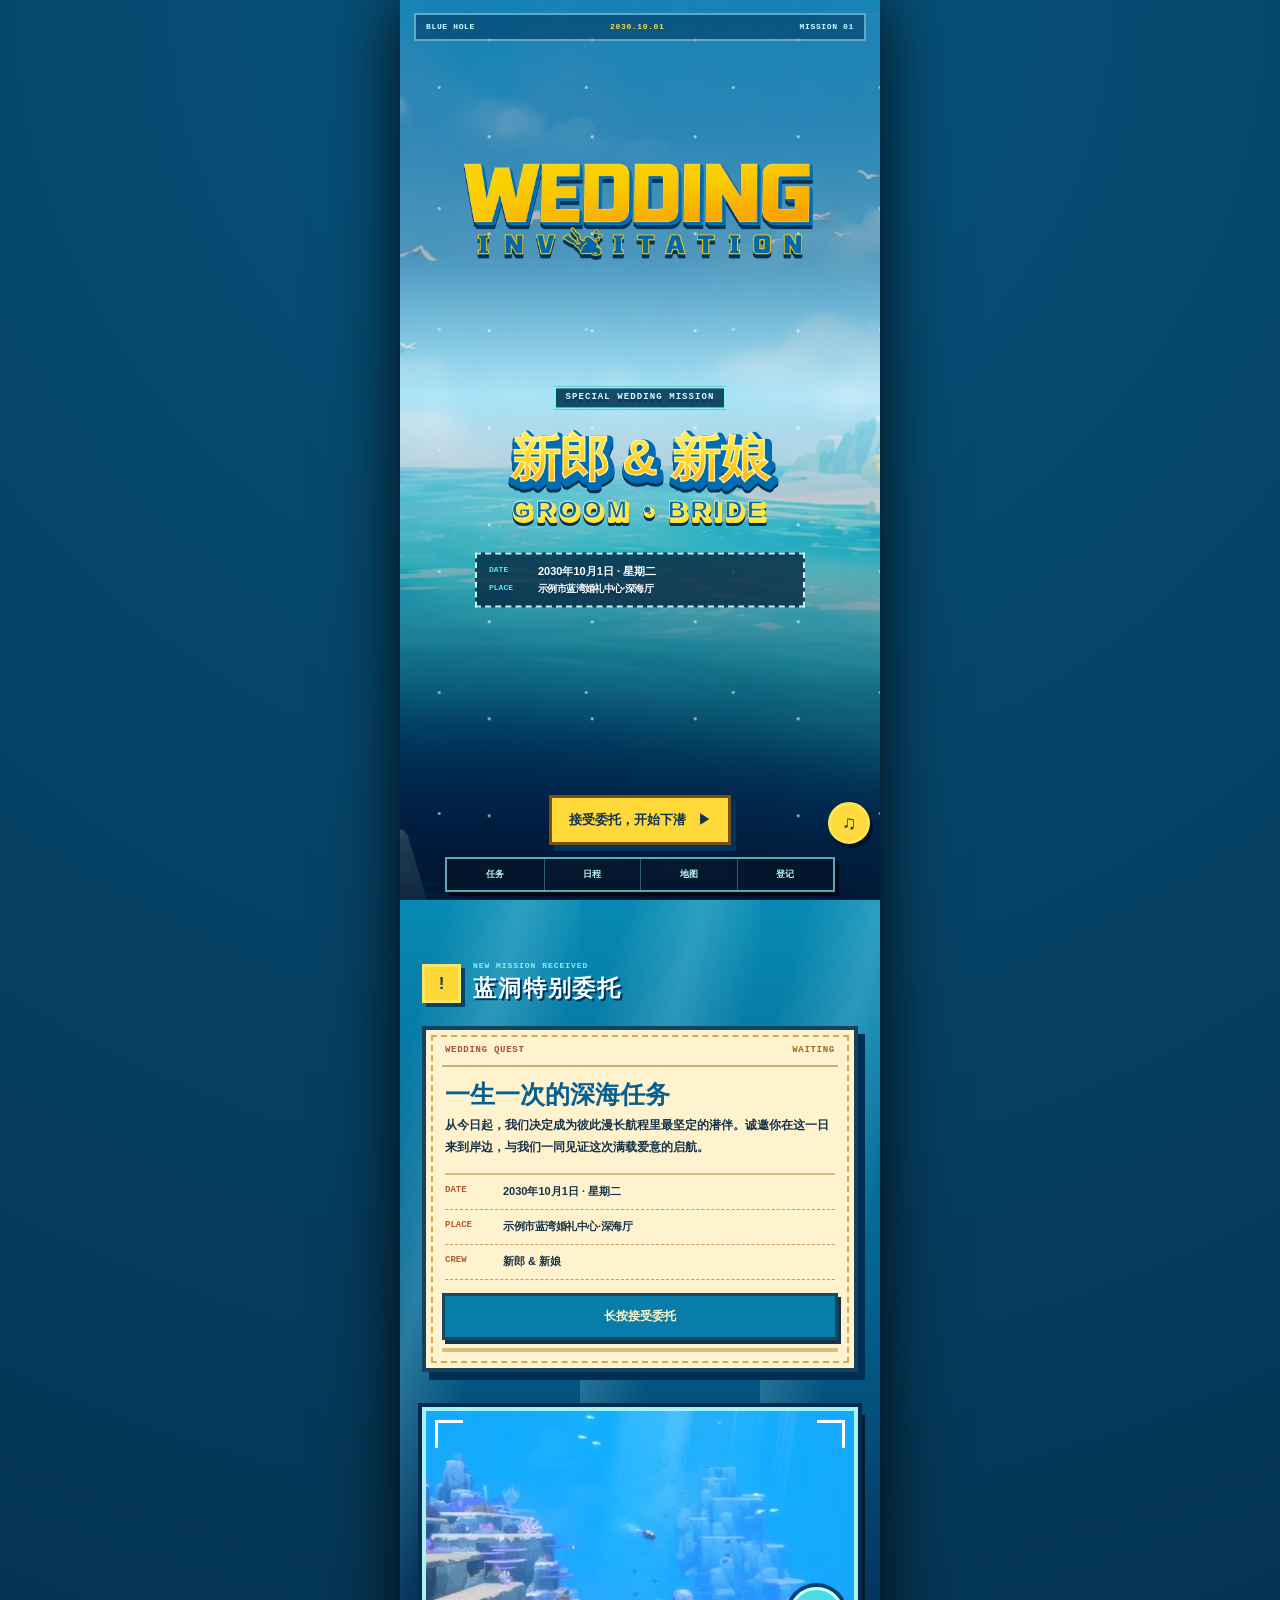
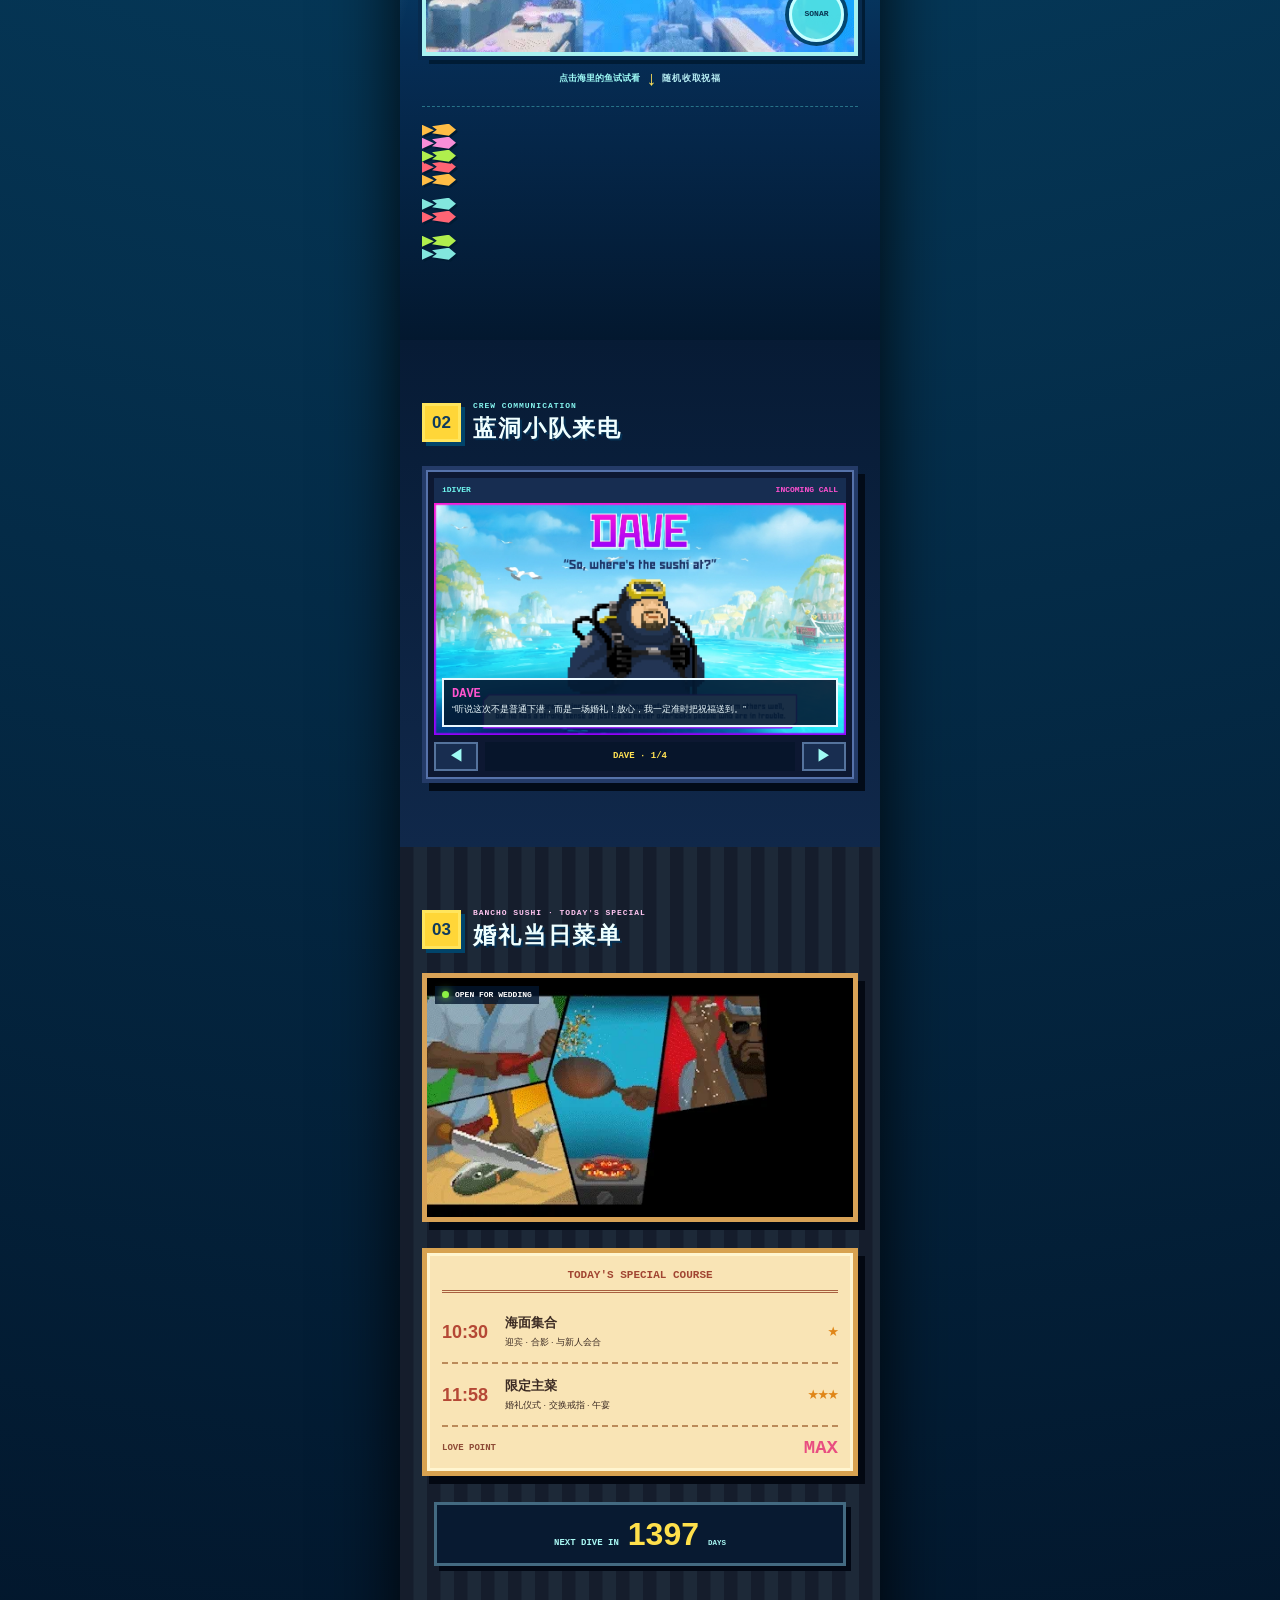
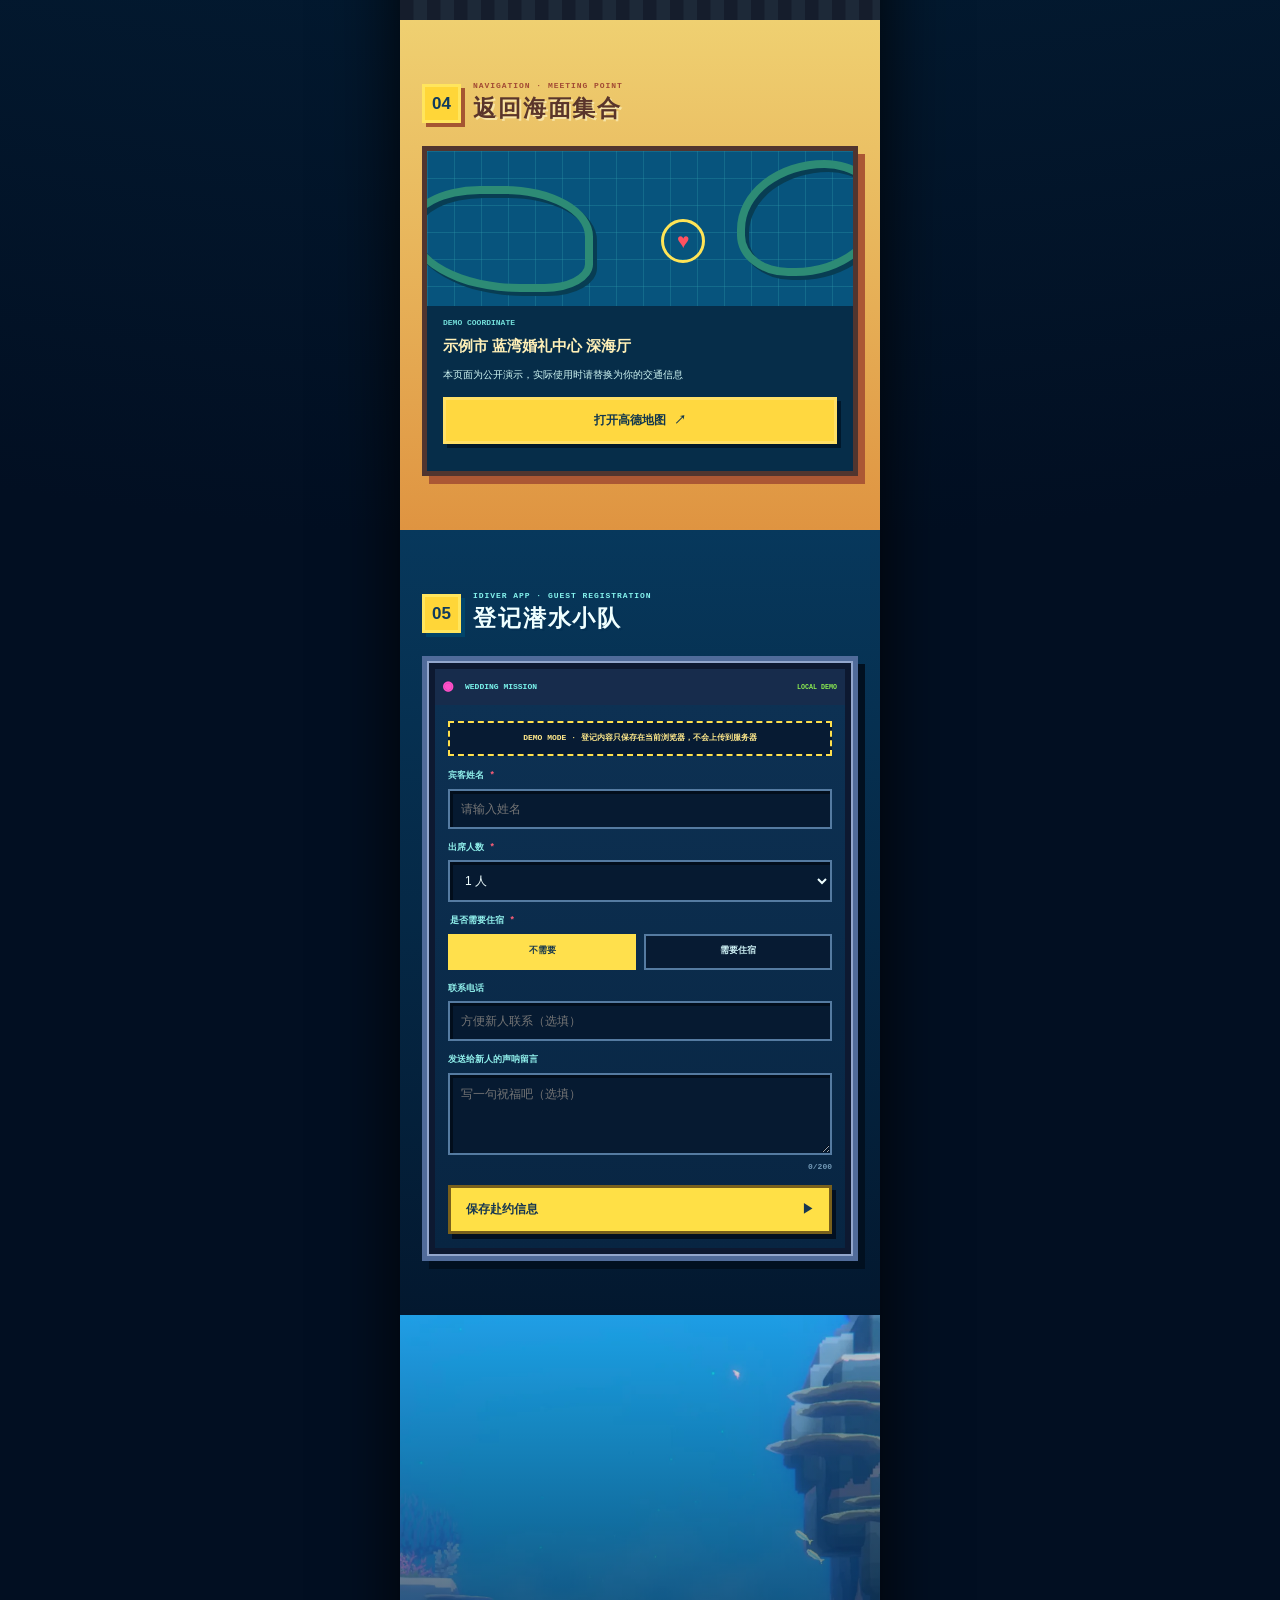
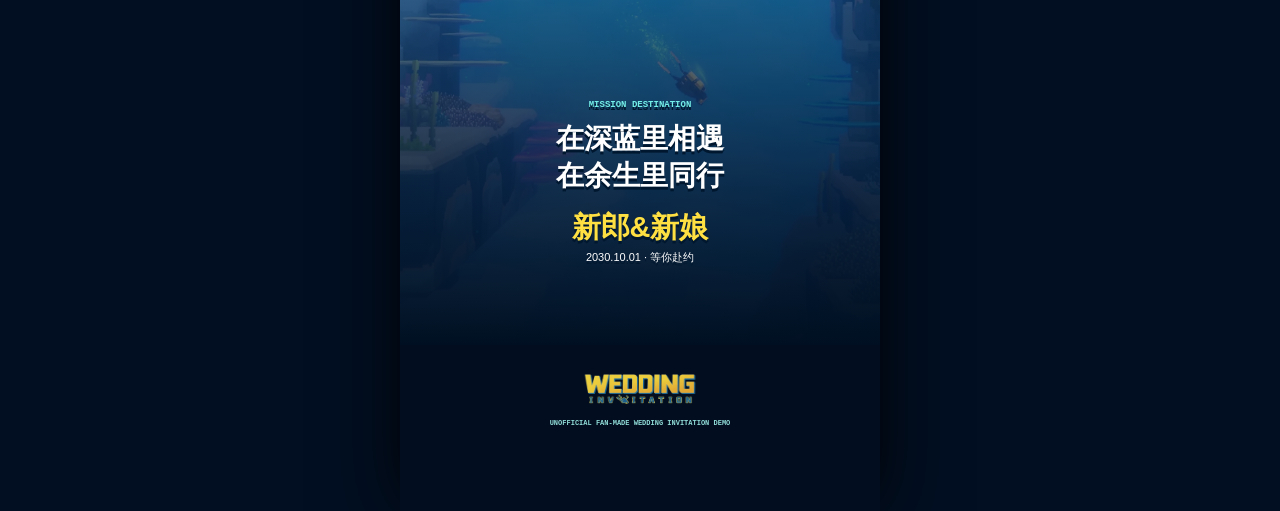
<file: index.html>
<!doctype html>
<html lang="zh-CN">
  <head>
    <meta charset="UTF-8" />
    <meta name="viewport" content="width=device-width, initial-scale=1.0, viewport-fit=cover" />
    <meta name="theme-color" content="#041a33" />
    <meta name="description" content="蓝洞特别委托：一份潜水冒险主题的互动婚礼邀请函公开演示。" />
    <meta property="og:type" content="website" />
    <meta property="og:title" content="BLUE HOLE WEDDING｜互动婚礼请柬 Demo" />
    <meta property="og:description" content="潜入蓝洞，接受一场关于爱与相聚的特别委托。" />
    <meta property="og:url" content="https://blue-hole-wedding-invitation-demo.pages.dev/" />
    <meta property="og:image" content="https://mastrena.github.io/dave-diver-wedding-invitation/assets/wedding-invitation-logo.png" />
    <meta property="og:image:alt" content="WEDDING INVITATION" />
    <meta name="twitter:card" content="summary_large_image" />
    <meta name="twitter:title" content="BLUE HOLE WEDDING｜互动婚礼请柬 Demo" />
    <meta name="twitter:description" content="潜入蓝洞，接受一场关于爱与相聚的特别委托。" />
    <meta name="twitter:image" content="https://mastrena.github.io/dave-diver-wedding-invitation/assets/wedding-invitation-logo.png" />
    <title>BLUE HOLE WEDDING｜互动婚礼请柬 Demo</title>
    <link rel="canonical" href="https://blue-hole-wedding-invitation-demo.pages.dev/" />
    <link rel="icon" type="image/png" href="./assets/wedding-invitation-logo.png" />
    <link rel="stylesheet" href="./style.css" />
    <script type="module" src="./app.js"></script>
  </head>
  <body>
    <main class="phone-shell">
      <section class="hero" id="top">
        <img class="hero-art" src="./assets/dave-key-art-clean.png" alt="蓝洞海面场景" />
        <div class="hero-shade"></div><div class="surface-glitter" aria-hidden="true"></div>
        <div class="hero-hud"><span>BLUE HOLE</span><b>2030.10.01</b><span>MISSION 01</span></div>
        <div class="hero-brand"><img src="./assets/wedding-invitation-logo.png" alt="WEDDING INVITATION" /></div>
        <div class="hero-copy">
          <p class="mission-code">SPECIAL WEDDING MISSION</p>
          <img class="hero-names" src="./assets/demo-wedding-names.svg" alt="新郎与新娘，Groom 与 Bride" />
          <div class="mission-ticket"><span>DATE</span><b>2030年10月1日 · 星期二</b><span>PLACE</span><b class="hero-venue">示例市蓝湾婚礼中心·深海厅</b></div>
        </div>
        <button class="dive-button" id="start-mission" type="button"><span>接受委托，开始下潜</span><b>▶</b></button>
        <p class="start-note">建议开启声音体验 · 点击后播放官方 OST</p>
      </section>

      <div class="game-hud" aria-hidden="true">
        <div class="depth"><small>DEPTH</small><b id="depth-value">0</b><span>M</span></div>
        <div class="oxygen"><span>O₂</span><i><b id="oxygen-fill"></b></i></div>
        <div class="caught"><span>🐟</span><b id="fish-count">0</b><small>/ 5</small></div>
      </div>

      <section class="underwater story-section" id="briefing">
        <div class="water-rays" aria-hidden="true"></div><div class="bubble-field" aria-hidden="true"></div>
        <header class="section-title reveal"><span>!</span><div><p>NEW MISSION RECEIVED</p><h2>蓝洞特别委托</h2></div></header>
        <article class="mission-card reveal">
          <div class="card-top"><span>WEDDING QUEST</span><b id="quest-status">WAITING</b></div>
          <h3>一生一次的深海任务</h3>
          <p>从今日起，我们决定成为彼此漫长航程里最坚定的潜伴。诚邀你在这一日来到岸边，与我们一同见证这次满载爱意的启航。</p>
          <dl><div><dt>DATE</dt><dd>2030年10月1日 · 星期二</dd></div><div><dt>PLACE</dt><dd class="venue-one-line">示例市蓝湾婚礼中心·深海厅</dd></div><div><dt>CREW</dt><dd>新郎 & 新娘</dd></div></dl>
          <button class="accept-button" id="accept-quest" type="button">长按接受委托</button><div class="hold-progress" aria-hidden="true"><i></i></div>
        </article>
        <div class="mission-complete" id="mission-complete" role="status" aria-live="polite"><b>MISSION ACCEPTED</b><span>赴约任务已加入清单</span></div>
        <div class="exploration-frame reveal">
          <img src="./assets/sea-exploration.webp" alt="潜水员戴夫海底探索动画" /><div class="camera-corners" aria-hidden="true"></div>
          <button class="sonar-button" id="sonar-button" type="button" aria-label="释放声呐">SONAR</button><div class="sonar-field" aria-hidden="true"></div>
        </div>
        <p class="scene-caption reveal fish-caption">点击海里的鱼试试看 <b class="fish-arrow" aria-hidden="true">↓</b><small>随机收取祝福</small></p><div class="fish-field" id="fish-field" aria-label="可以捕捉的像素鱼"></div>
      </section>

      <section class="crew-section story-section" id="crew">
        <header class="section-title reveal"><span>02</span><div><p>CREW COMMUNICATION</p><h2>蓝洞小队来电</h2></div></header>
        <div class="crew-phone reveal">
          <div class="phone-top"><span>iDIVER</span><b>INCOMING CALL</b></div>
          <div class="crew-slides" id="crew-slides">
            <article class="crew-slide is-active" data-name="DAVE"><img src="./assets/dave-character.webp" alt="潜水员戴夫角色介绍" /><p><b>DAVE</b>“听说这次不是普通下潜，而是一场婚礼！放心，我一定准时把祝福送到。”</p></article>
            <article class="crew-slide" data-name="BANCHO"><img src="./assets/bancho.webp" alt="班乔角色介绍" /><p><b>BANCHO</b>“真正重要的日子，值得一席认真准备的料理。今日菜单：幸福，无限供应。”</p></article>
            <article class="crew-slide" data-name="COBRA"><img src="./assets/cobra.webp" alt="柯布拉角色介绍" /><p><b>COBRA</b>“船已备好，坐标已确认。10月1日，我们在深海厅集合！”</p></article>
            <article class="crew-slide" data-name="BACON"><img src="./assets/bacon.webp" alt="培根博士角色介绍" /><p><b>DR. BACON</b>“根据我的研究，这将是蓝洞幸福指数最高的一天。请务必亲自参与观察。”</p></article>
          </div>
          <div class="crew-controls"><button type="button" data-crew="prev" aria-label="上一位小队成员">◀</button><output id="crew-name">DAVE · 1/4</output><button type="button" data-crew="next" aria-label="下一位小队成员">▶</button></div>
        </div>
      </section>

      <section class="schedule-section story-section" id="schedule">
        <header class="section-title light reveal"><span>03</span><div><p>BANCHO SUSHI · TODAY'S SPECIAL</p><h2>婚礼当日菜单</h2></div></header>
        <div class="restaurant-screen reveal"><img src="./assets/sushi-service.webp" alt="班乔寿司店营业动画" /><div class="restaurant-status"><i></i><span>OPEN FOR WEDDING</span></div></div>
        <div class="menu-board reveal">
          <p class="board-title">TODAY'S SPECIAL COURSE</p>
          <article><time>10:30</time><div><b>海面集合</b><span>迎宾 · 合影 · 与新人会合</span></div><strong>★</strong></article>
          <article><time>11:58</time><div><b>限定主菜</b><span>婚礼仪式 · 交换戒指 · 午宴</span></div><strong>★★★</strong></article>
          <div class="menu-total"><span>LOVE POINT</span><b>MAX</b></div>
        </div>
        <div class="countdown-card reveal"><span>NEXT DIVE IN</span><b id="days-count">--</b><small>DAYS</small></div>
      </section>

      <section class="arrival story-section" id="arrival">
        <header class="section-title reveal"><span>04</span><div><p>NAVIGATION · MEETING POINT</p><h2>返回海面集合</h2></div></header>
        <article class="map-console reveal">
          <div class="map-grid" aria-hidden="true"></div><div class="map-pulse" aria-hidden="true"><i></i><b>♥</b></div>
          <p class="coordinate">DEMO COORDINATE</p><h3>示例市 蓝湾婚礼中心 深海厅</h3><p>本页面为公开演示，实际使用时请替换为你的交通信息</p>
          <a href="https://ditu.amap.com/" target="_blank" rel="noopener noreferrer">打开高德地图 <span>↗</span></a>
        </article>
      </section>

      <section class="rsvp-section story-section" id="rsvp">
        <header class="section-title reveal"><span>05</span><div><p>IDIVER APP · GUEST REGISTRATION</p><h2>登记潜水小队</h2></div></header>
        <div class="rsvp-phone reveal">
          <div class="app-bar"><span>◉</span><b>WEDDING MISSION</b><small>LOCAL DEMO</small></div>
          <form id="rsvp-form" novalidate>
            <p class="demo-notice">DEMO MODE · 登记内容只保存在当前浏览器，不会上传到服务器</p>
            <label><span>宾客姓名 <b>*</b></span><input name="guestName" maxlength="30" autocomplete="name" required placeholder="请输入姓名" /></label>
            <label><span>出席人数 <b>*</b></span><select name="partySize"><option value="1">1 人</option><option value="2">2 人</option><option value="3">3 人</option><option value="4">4 人</option><option value="5">5 人</option><option value="6">6 人</option></select></label>
            <fieldset id="accommodation-field"><legend>是否需要住宿 <b>*</b></legend><div class="choice-row"><label><input type="radio" name="needsAccommodation" value="no" checked /><span>不需要</span></label><label><input type="radio" name="needsAccommodation" value="yes" /><span>需要住宿</span></label></div></fieldset>
            <div class="date-fields" id="accommodation-dates" hidden><label><span>入住时间</span><input type="datetime-local" name="checkInAt" value="2030-09-30T14:00" /></label><label><span>退房时间</span><input type="datetime-local" name="checkOutAt" value="2030-10-01T12:00" /></label></div>
            <label><span>联系电话</span><input name="phone" maxlength="20" inputmode="tel" autocomplete="tel" placeholder="方便新人联系（选填）" /></label>
            <label><span>发送给新人的声呐留言</span><textarea name="message" maxlength="200" rows="4" placeholder="写一句祝福吧（选填）"></textarea><small><output id="message-count">0</output>/200</small></label>
            <p class="form-error" id="rsvp-error" role="alert" hidden></p><button class="submit-button" type="submit"><span>保存赴约信息</span><b>▶</b></button>
          </form>
          <div class="rsvp-success" id="rsvp-success" tabindex="-1" hidden><div class="success-radar"><i></i><b>✓</b></div><h3 id="rsvp-success-title">登记成功</h3><p id="rsvp-success-summary"></p><button id="rsvp-edit" type="button">修改登记信息</button></div>
          <div class="rsvp-external" id="rsvp-external" hidden><div class="success-radar"><i></i><b>↗</b></div><h3>宾客登记已开启</h3><p>点击下方按钮填写赴约信息。提交后，新人可以在表单后台统一查看和导出名单。</p><a id="rsvp-external-link" href="#" target="_blank" rel="noopener noreferrer">填写赴约信息 <span>↗</span></a></div>
        </div>
      </section>

      <section class="ending story-section"><img src="./assets/dave-dive.webp" alt="蓝洞海底场景" /><div class="ending-copy reveal"><p>MISSION DESTINATION</p><h2>在深蓝里相遇<br />在余生里同行</h2><b>新郎&新娘</b><span>2030.10.01 · 等你赴约</span></div></section>
      <footer><img src="./assets/wedding-invitation-logo.png" alt="WEDDING INVITATION" /><p>UNOFFICIAL FAN-MADE WEDDING INVITATION DEMO</p></footer>
    </main>

    <nav class="quick-nav" aria-label="快捷导航"><a href="#briefing">任务</a><a href="#schedule">日程</a><a href="#arrival">地图</a><a href="#rsvp">登记</a></nav>
    <div class="music-dock">
      <audio id="official-bgm" preload="metadata" loop playsinline src="https://audio-ssl.itunes.apple.com/itunes-assets/AudioPreview221/v4/81/7c/fc/817cfcb4-e07a-c9ee-21cc-2fe61ff00906/mzaf_12705664676681936623.plus.aac.p.m4a"></audio>
      <p id="music-hint">点击播放/关闭官方音乐</p><button id="music-toggle" type="button" aria-pressed="false" aria-label="播放官方背景音乐"><span>♫</span></button>
    </div>
  </body>
</html>
</file>
<file: style.css>
:root{--deep:#03162c;--navy:#062a4b;--sea:#027ba9;--cyan:#39e6e1;--yellow:#ffd937;--paper:#fff3cf;--pixel-shadow:4px 4px 0 #031a35}*{box-sizing:border-box}html{scroll-behavior:smooth;background:var(--deep)}body{margin:0;background:radial-gradient(circle at 50% 0,#07547d,#020f22 70%);color:#fff;font-family:"Arial Narrow","Microsoft YaHei",sans-serif;-webkit-font-smoothing:none}button,input,select,textarea{font:inherit}button,a{-webkit-tap-highlight-color:transparent}img{display:block;max-width:100%}.phone-shell{width:min(100%,480px);margin:auto;overflow:hidden;background:#063d66;box-shadow:0 0 65px #000d}.hero{position:relative;min-height:100svh;overflow:hidden;background:#087eba}.hero-art{position:absolute;inset:0;width:100%;height:100%;object-fit:cover}.hero-shade{position:absolute;inset:0;background:linear-gradient(#002c4d57 0 28%,#002d4d05 44%,#00152eea 100%)}.surface-glitter{position:absolute;inset:0;opacity:.6;background-image:radial-gradient(circle,#fff 0 1px,transparent 2px),radial-gradient(circle,#baffff 0 1px,transparent 2px);background-position:10% 11%,78% 19%;background-size:103px 97px,147px 121px;animation:glitter 2.4s steps(2) infinite}.hero-hud{position:absolute;z-index:2;top:max(13px,env(safe-area-inset-top));left:14px;right:14px;display:flex;justify-content:space-between;align-items:center;padding:8px 10px;border:2px solid #b6fbff80;color:#c9ffff;background:#023a6399;font:800 8px/1 monospace;letter-spacing:.08em}.hero-hud b{color:var(--yellow)}.hero-copy{position:absolute;z-index:2;top:49%;left:18px;right:18px;transform:translateY(-25%);text-align:center;text-shadow:0 3px #00365f}.official-logo{width:min(52vw,245px);margin:0 auto 9px;filter:drop-shadow(0 5px 0 #003052)}.mission-code{display:inline-block;margin:0;padding:5px 9px;border:2px solid #7ef8f1;color:#cffffc;background:#002f53db;font:900 9px/1 monospace;letter-spacing:.12em}.hero h1{margin:15px 0 7px;color:var(--yellow);font:900 clamp(36px,11.2vw,54px)/.9 Impact,"Arial Black",sans-serif;letter-spacing:.035em;-webkit-text-stroke:2px #8a5011;text-shadow:0 4px #ff992c,0 8px #052b52}.hero h1 span{color:#fff6b4;font-size:.62em;vertical-align:middle}.hero-cn{margin:0;color:#fff;font-size:15px;font-weight:900;letter-spacing:.16em}.mission-ticket{display:grid;grid-template-columns:42px 1fr;gap:4px 7px;width:min(92%,330px);margin:17px auto 0;padding:10px 12px;border:2px dashed #bbf8f4;background:#001d38bd;text-align:left}.mission-ticket span{color:#65e6e0;font:900 8px/1.5 monospace}.mission-ticket b{font-size:11px;line-height:1.3}.dive-button{position:absolute;z-index:4;bottom:max(55px,calc(env(safe-area-inset-bottom) + 48px));left:50%;display:flex;gap:12px;align-items:center;transform:translateX(-50%);width:max-content;padding:13px 17px;border:3px solid #775014;color:#123253;background:var(--yellow);box-shadow:5px 6px #00335c;font-size:13px;font-weight:900;cursor:pointer;animation:buttonPulse 1.5s steps(2) infinite}.start-note{position:absolute;z-index:3;bottom:max(25px,calc(env(safe-area-inset-bottom) + 17px));left:0;right:0;margin:0;color:#c7fbff;text-align:center;font-size:9px;letter-spacing:.06em}.game-hud{position:fixed;z-index:18;top:max(8px,env(safe-area-inset-top));left:50%;display:flex;align-items:center;justify-content:space-between;width:min(calc(100% - 16px),464px);padding:7px 10px;border:2px solid #8df2ef70;background:#001b36d9;backdrop-filter:blur(5px);transform:translateX(-50%) translateY(-140%);transition:transform .4s;pointer-events:none}.game-hud.is-visible{transform:translateX(-50%) translateY(0)}.depth,.caught{display:flex;align-items:baseline;color:#9af5f2;font:800 8px/1 monospace}.depth b{margin-left:5px;color:#fff;font-size:17px}.depth span,.caught small{margin-left:2px}.oxygen{display:flex;gap:6px;align-items:center;color:#f3f5dd;font:900 10px/1 monospace}.oxygen i{width:106px;height:10px;border:2px solid #fff;background:#3c4565}.oxygen b{display:block;width:100%;height:100%;background:linear-gradient(90deg,#8deb3a,#f9e931);transform-origin:left}.caught b{margin-left:5px;color:#fff;font-size:15px}.story-section{position:relative;padding:62px 22px 54px;overflow:hidden}.underwater{min-height:980px;background:linear-gradient(#0789b3 0,#04618f 38%,#062d55 72%,#03182f)}.water-rays{position:absolute;inset:0;background:linear-gradient(105deg,transparent 10%,#c6ffff32 27%,transparent 43%) 0 0/180px 100% repeat-x;animation:rays 9s linear infinite;pointer-events:none}.bubble-field i{position:absolute;bottom:-30px;width:8px;height:8px;border:2px solid #bffcff;border-radius:50%;opacity:.6;animation:rise var(--duration,7s) linear var(--delay,0s) infinite}.section-title{position:relative;z-index:2;display:flex;gap:12px;align-items:center;margin-bottom:22px}.section-title>span{display:grid;place-items:center;width:39px;height:39px;border:3px solid #ffe55d;color:#103b5d;background:#ffd638;box-shadow:4px 4px #01446a;font:900 17px/1 Impact,sans-serif}.section-title p{margin:0 0 3px;color:#85f3ee;font:900 8px/1 monospace;letter-spacing:.12em}.section-title h2{margin:0;color:#efffff;font-size:23px;letter-spacing:.08em;text-shadow:2px 2px #043053}.mission-card{position:relative;z-index:2;padding:16px;border:4px solid #16425c;color:#17334a;background:var(--paper);box-shadow:7px 8px #002f54}.mission-card::after{content:"";position:absolute;inset:5px;border:2px dashed #d4aa5a;pointer-events:none}.card-top{position:relative;z-index:1;display:flex;justify-content:space-between;padding:0 3px 10px;border-bottom:2px solid #d0ac6d;color:#a94e35;font:900 9px/1 monospace;letter-spacing:.08em}.card-top b{color:#a76816}.mission-card h3{position:relative;z-index:1;margin:15px 3px 8px;color:#075f91;font:900 25px/1 Impact,"Arial Black",sans-serif}.mission-card>p{position:relative;z-index:1;margin:0 3px 15px;font-size:12px;line-height:1.8;font-weight:700}.mission-card dl{position:relative;z-index:1;margin:0 3px;border-top:2px solid #d2b77f}.mission-card dl div{display:grid;grid-template-columns:52px 1fr;gap:6px;padding:9px 0;border-bottom:1px dashed #c59d61}.mission-card dt{color:#b15b36;font:900 9px/1.5 monospace}.mission-card dd{margin:0;font-size:11px;line-height:1.45;font-weight:900}.venue-one-line{white-space:nowrap;font-size:clamp(8.5px,2.45vw,11px)!important;letter-spacing:-.04em}.accept-button{position:relative;z-index:2;width:100%;margin-top:13px;padding:12px;border:3px solid #1c4661;color:#fff6c7;background:#087daa;box-shadow:3px 4px #12354c;font-size:12px;font-weight:900;cursor:pointer}.hold-progress{position:relative;z-index:2;height:4px;margin-top:8px;background:#d8bd83}.hold-progress i{display:block;width:0;height:100%;background:#23ad73}.mission-card.is-holding .hold-progress i{width:100%;transition:width 1s linear}.mission-card.is-accepted .accept-button{color:#144330;background:#87de4d}.mission-complete{position:fixed;z-index:40;top:42%;left:50%;display:flex;flex-direction:column;align-items:center;width:min(88%,350px);padding:18px 14px;border:4px solid #fff3a7;color:#fff;background:#092e51e8;box-shadow:0 0 0 5px #ffcc36,8px 9px #001229;opacity:0;transform:translate(-50%,-50%) scale(.7);pointer-events:none}.mission-complete.show{animation:missionPop 2.2s ease both}.mission-complete b{color:#ffe147;font:900 27px/1 Impact,sans-serif}.mission-complete span{margin-top:7px;font-size:11px}.exploration-frame{position:relative;z-index:2;margin-top:35px;border:4px solid #a8f2f1;outline:4px solid #072b4f;box-shadow:7px 8px #001c35;overflow:hidden}.exploration-frame>img{width:100%;aspect-ratio:16/9;object-fit:cover}.camera-corners::before,.camera-corners::after{content:"";position:absolute;width:25px;height:25px;border-color:#fff;border-style:solid;top:9px}.camera-corners::before{left:9px;border-width:3px 0 0 3px}.camera-corners::after{right:9px;border-width:3px 3px 0 0}.sonar-button{position:absolute;right:10px;bottom:10px;width:55px;height:55px;border:3px solid #c6ffff;color:#083451;background:#58e9dfcc;border-radius:50%;box-shadow:0 0 0 4px #04466f;font:900 8px/1 monospace;cursor:pointer}.sonar-field{position:absolute;inset:0;pointer-events:none}.sonar-field i{position:absolute;left:50%;top:50%;width:30px;height:30px;border:3px solid #bcffff;border-radius:50%;transform:translate(-50%,-50%);animation:sonar 1s ease-out both}.scene-caption{position:relative;z-index:2;margin:14px 0 0;color:#9cf8f4;text-align:center;font:800 9px/1.4 monospace}.fish-field{position:relative;z-index:2;height:180px;margin-top:16px;border-top:1px dashed #53cfd270}.pixel-fish{position:absolute;display:block;width:42px;height:22px;border:0;background:transparent;filter:drop-shadow(2px 2px #001b33);cursor:pointer;animation:swim var(--swim,8s) linear infinite}.pixel-fish::before{content:"";position:absolute;left:10px;top:5px;width:24px;height:12px;background:var(--fish,#ffbd45);clip-path:polygon(0 20%,70% 0,100% 50%,70% 100%,0 80%,20% 50%)}.pixel-fish::after{content:"";position:absolute;left:0;top:6px;width:12px;height:11px;background:var(--fish,#ffbd45);clip-path:polygon(100% 50%,0 0,0 100%)}.pixel-fish.caught{animation:caught .55s ease-in forwards;pointer-events:none}.fish-unlock{position:absolute;inset:auto 0 8px;text-align:center;color:#ffe55b;font-weight:900;font-size:12px}.crew-section{background:linear-gradient(#071b35,#10284a);padding-bottom:64px}.crew-phone{position:relative;z-index:2;padding:8px;border:4px solid #243b68;background:#0d1832;box-shadow:7px 8px #020b18,inset 0 0 0 2px #5672aa}.phone-top{display:flex;justify-content:space-between;padding:8px 8px 9px;color:#6ff5ee;background:#172d51;font:900 8px/1 monospace}.phone-top b{color:#ff50d0;animation:blink 1s steps(2) infinite}.crew-slides{position:relative;aspect-ratio:1.777;background:#02162a;overflow:hidden}.crew-slide{position:absolute;inset:0;opacity:0;transform:translateX(10%);transition:opacity .25s,transform .25s;pointer-events:none}.crew-slide.is-active{opacity:1;transform:none;pointer-events:auto}.crew-slide img{width:100%;height:100%;object-fit:cover}.crew-slide p{position:absolute;left:8px;right:8px;bottom:8px;margin:0;padding:8px;border:2px solid #eaf8ff;color:#eefcff;background:#041b34e8;font-size:9px;line-height:1.5}.crew-slide p b{display:block;margin-bottom:3px;color:#ff54cf;font:900 12px/1 monospace}.crew-controls{display:grid;grid-template-columns:44px 1fr 44px;gap:7px;margin-top:7px}.crew-controls button{border:2px solid #55739d;color:#9ffbf4;background:#182d50}.crew-controls output{padding:10px;color:#ffe154;background:#07152b;text-align:center;font:900 9px/1 monospace}.schedule-section{background:repeating-linear-gradient(90deg,#151d2c 0 13px,#1d2938 14px 27px)}.section-title.light p{color:#ffc5f1}.restaurant-screen{position:relative;z-index:2;border:5px solid #d8a257;box-shadow:7px 8px #040913;overflow:hidden}.restaurant-screen img{width:100%;aspect-ratio:16/9;object-fit:cover}.restaurant-status{position:absolute;left:8px;top:8px;display:flex;gap:6px;align-items:center;padding:5px 7px;color:#fff;background:#03162dcc;font:900 8px/1 monospace}.restaurant-status i{width:7px;height:7px;background:#8cf044;border-radius:50%;box-shadow:0 0 8px #8cf044}.menu-board{position:relative;z-index:2;margin-top:26px;padding:17px 15px 13px;border:5px solid #d8a250;color:#3c2b23;background:#f9e4b5;box-shadow:7px 8px #030812,inset 0 0 0 3px #fff5d0}.board-title{margin:0 0 8px;padding-bottom:9px;border-bottom:3px double #a85f40;color:#a14532;text-align:center;font:900 11px/1 monospace}.menu-board article{display:grid;grid-template-columns:54px 1fr auto;gap:9px;align-items:center;padding:13px 0;border-bottom:2px dashed #bb8a59}.menu-board time{color:#b54835;font:900 18px/1 Impact,sans-serif}.menu-board article b{display:block;font-size:13px}.menu-board article span{display:block;margin-top:4px;font-size:9px}.menu-board strong{color:#e08618;font-size:10px}.menu-total{display:flex;justify-content:space-between;align-items:center;padding-top:12px;color:#8d4a36;font:900 9px/1 monospace}.menu-total b{color:#e84e81;font-size:19px}.countdown-card{position:relative;z-index:2;display:flex;align-items:baseline;justify-content:center;gap:9px;margin:26px 12px 0;padding:13px;border:3px solid #436a81;color:#a9f8f4;background:#081a31;box-shadow:5px 5px #020814;font:900 9px/1 monospace}.countdown-card b{color:#ffe04b;font:900 32px/1 Impact,sans-serif}.arrival{background:linear-gradient(#efd071,#df9441);color:#5a352b}.arrival .section-title p{color:#a24a34}.arrival .section-title h2{color:#5a352b;text-shadow:2px 2px #f7e4a6}.arrival .section-title>span{box-shadow:4px 4px #a55632}.map-console{position:relative;z-index:2;min-height:330px;padding:168px 16px 16px;border:5px solid #51352f;background:#062d49;box-shadow:7px 8px #ab5734;overflow:hidden}.map-grid{position:absolute;inset:0 0 auto;height:155px;background-color:#07547d;background-image:linear-gradient(#2a97a955 1px,transparent 1px),linear-gradient(90deg,#2a97a955 1px,transparent 1px);background-size:27px 27px}.map-grid::before,.map-grid::after{content:"";position:absolute;border:8px solid #2d8b75;filter:drop-shadow(4px 4px #083d53)}.map-grid::before{left:-20px;top:35px;width:170px;height:90px;border-radius:45% 55% 30% 70%}.map-grid::after{right:-30px;top:9px;width:130px;height:100px;border-radius:60% 40% 60% 35%}.map-pulse{position:absolute;z-index:2;left:55%;top:68px;width:44px;height:44px}.map-pulse i{position:absolute;inset:0;border:3px solid #ffe456;border-radius:50%;animation:mapPulse 1.7s ease-out infinite}.map-pulse b{position:absolute;inset:0;display:grid;place-items:center;color:#ff5160;font-size:21px}.coordinate{margin:0;color:#72ddd9;font:900 8px/1 monospace}.map-console h3{margin:8px 0 10px;color:#fff0b7;font-size:15px;line-height:1.5}.map-console>p:not(.coordinate){margin:0 0 15px;color:#d1f8f5;font-size:10px}.map-console a{display:flex;justify-content:center;align-items:center;gap:8px;padding:12px;border:3px solid #ffe066;color:#13374d;background:#ffd840;box-shadow:4px 4px #00182c;text-decoration:none;font-size:12px;font-weight:900}.rsvp-section{background:linear-gradient(#07385c,#03182f)}.rsvp-phone{position:relative;z-index:2;padding:8px;border:5px solid #506b9a;background:#0d1931;box-shadow:7px 8px #011020,inset 0 0 0 2px #93a7cd}.app-bar{display:grid;grid-template-columns:22px 1fr auto;align-items:center;padding:10px 8px;color:#7af4ec;background:#172c4c;font:900 8px/1 monospace}.app-bar span{color:#ff4fc8;font-size:16px}.app-bar small{color:#8beb50}.rsvp-phone form{padding:16px 13px 14px;color:#e8ffff;background:linear-gradient(#0d3153,#082542)}.rsvp-phone form>label,.date-fields label{display:block;margin-bottom:14px}.rsvp-phone label>span,.rsvp-phone legend{display:block;margin-bottom:6px;color:#8feeea;font:900 9px/1.3 monospace}.rsvp-phone label>span b,.rsvp-phone legend b{color:#ff5e77}.rsvp-phone input,.rsvp-phone select,.rsvp-phone textarea{width:100%;padding:11px;border:2px solid #557ba1;border-radius:0;outline:none;color:#efffff;background:#061a31;box-shadow:inset 3px 3px #020e1c;font-size:12px}.rsvp-phone input:focus,.rsvp-phone select:focus,.rsvp-phone textarea:focus{border-color:#7ff7ef}.rsvp-phone [aria-invalid="true"]{border-color:#ff5d65!important}.rsvp-phone textarea{resize:vertical}.rsvp-phone label>small{display:block;margin-top:4px;color:#739ab7;text-align:right;font:800 8px/1 monospace}.rsvp-phone fieldset{margin:0 0 14px;padding:0;border:0}.choice-row{display:grid;grid-template-columns:1fr 1fr;gap:8px}.choice-row label{margin:0}.choice-row input{position:absolute;opacity:0}.choice-row span{display:block!important;margin:0!important;padding:10px;border:2px solid #557ba1;color:#cceff3!important;background:#071b33;text-align:center}.choice-row input:checked+span{border-color:#ffe04c;color:#18384d!important;background:#ffe04c}.date-fields{display:grid;grid-template-columns:1fr 1fr;gap:9px}.date-fields label{min-width:0}.date-fields input{padding:9px 5px;font-size:9px}.form-error{margin:0 0 12px;padding:9px;border:2px solid #ff6a6e;color:#ffd4d4;background:#4c1727;font-size:10px}.submit-button{display:flex;justify-content:space-between;width:100%;padding:13px 15px;border:3px solid #79601b;color:#173751;background:#ffe046;box-shadow:4px 5px #020f20;font-size:12px;font-weight:900}.submit-button:disabled{opacity:.6}.rsvp-success{padding:31px 17px;color:#eaffff;background:#082746;text-align:center}.success-radar{position:relative;width:90px;height:90px;margin:0 auto 18px;border:3px solid #74f2e8;border-radius:50%;background:repeating-radial-gradient(circle,transparent 0 14px,#32bdb944 15px 16px)}.success-radar i{position:absolute;inset:0;border-top:2px solid #a6fff7;border-radius:50%;animation:spin 2s linear infinite}.success-radar b{position:absolute;inset:0;display:grid;place-items:center;color:#ffe347;font-size:34px}.rsvp-success h3{margin:0;color:#ffe04c;font-size:20px}.rsvp-success p{font-size:11px;line-height:1.7}.rsvp-success button{padding:10px 15px;border:2px solid #75e9e4;color:#dffffc;background:#0a4867}.ending{min-height:630px;padding:0;background:#03182f}.ending>img{position:absolute;inset:0;width:100%;height:100%;object-fit:cover}.ending::after{content:"";position:absolute;inset:0;background:linear-gradient(#00122c1f,#00142edb 75%,#001022)}.ending-copy{position:absolute;z-index:2;left:22px;right:22px;bottom:80px;text-align:center;text-shadow:0 3px #00182f}.ending-copy p{margin:0 0 10px;color:#74eee8;font:900 9px/1 monospace}.ending-copy h2{margin:0 0 18px;font-size:28px;line-height:1.35}.ending-copy b{display:block;color:#ffe043;font:900 29px/1 Impact,sans-serif}.ending-copy span{display:block;margin-top:8px;font-size:11px}footer{padding:25px 20px calc(82px + env(safe-area-inset-bottom));color:#91ddd9;background:#020e20;text-align:center}footer img{width:115px;margin:0 auto 10px;filter:grayscale(.3)}footer p{margin:0;font:800 7px/1.5 monospace}.quick-nav{position:fixed;z-index:20;left:50%;bottom:max(8px,env(safe-area-inset-bottom));display:grid;grid-template-columns:repeat(4,1fr);width:min(calc(100% - 88px),390px);border:2px solid #5fa5b7;background:#05172de8;box-shadow:4px 4px #0009;transform:translateX(-50%);backdrop-filter:blur(7px)}.quick-nav a{padding:9px 3px;color:#b8f6f2;text-align:center;text-decoration:none;font-size:9px;font-weight:900}.quick-nav a+a{border-left:1px solid #315d75}.music-dock{position:fixed;z-index:30;right:max(10px,calc((100vw - 480px)/2 + 10px));bottom:max(10px,env(safe-area-inset-bottom))}.music-dock>p{position:absolute;right:50px;bottom:4px;width:max-content;margin:0;padding:7px 9px;border:2px solid #ffe05a;color:#173650;background:#fff1bd;box-shadow:3px 3px #00162c;font-size:9px;font-weight:900;transition:.25s}.music-dock>p::after{content:"";position:absolute;right:-8px;top:10px;border-width:5px 0 5px 7px;border-style:solid;border-color:transparent transparent transparent #ffe05a}.music-dock>p.is-hidden{opacity:0;transform:translateY(8px);pointer-events:none}.music-dock>button{display:grid;place-items:center;width:42px;height:42px;border:3px solid #ffe44f;color:#173954;background:#ffda3d;border-radius:50%;box-shadow:3px 4px #001329;font-size:19px}.music-dock>button.playing{color:#fff;background:#e835a9;animation:musicPulse 1.3s ease-in-out infinite}.music-player{position:absolute;right:0;bottom:52px;width:min(300px,calc(100vw - 28px));padding:7px;border:3px solid #70eae3;background:#061a31;box-shadow:6px 7px #000b}.music-player>div:first-child{display:flex;flex-direction:column;padding:3px 34px 8px 3px;color:#fff;font-size:9px}.music-player>div:first-child b{color:#ffe046;font:900 10px/1 monospace}.music-player>div:first-child span{margin-top:3px;color:#a5e8e4}.music-player>button{position:absolute;right:7px;top:7px;width:27px;height:27px;border:2px solid #506d8b;color:#fff;background:#142d4b}.music-player iframe{display:block;width:100%;aspect-ratio:16/9;border:0}.reveal{opacity:0;transform:translateY(20px);transition:opacity .65s,transform .65s}.reveal.is-visible{opacity:1;transform:none}@keyframes rise{to{transform:translateY(-1050px) translateX(23px);opacity:0}}@keyframes swim{from{transform:translateX(-65px)}to{transform:translateX(430px)}}@keyframes sonar{to{width:400px;height:400px;opacity:0}}@keyframes caught{to{transform:translateY(-75px) scale(.2) rotate(25deg);opacity:0}}@keyframes mapPulse{to{transform:scale(2.4);opacity:0}}@keyframes missionPop{0%{opacity:0;transform:translate(-50%,-50%) scale(.7)}15%,72%{opacity:1;transform:translate(-50%,-50%) scale(1)}100%{opacity:0;transform:translate(-50%,-60%) scale(1)}}@keyframes glitter{50%{opacity:.25}}@keyframes rays{to{background-position:180px 0}}@keyframes buttonPulse{50%{transform:translateX(-50%) translateY(2px)}}@keyframes blink{50%{opacity:.35}}@keyframes spin{to{transform:rotate(360deg)}}@keyframes musicPulse{50%{box-shadow:0 0 0 7px #ed3bad44,3px 4px #001329}}@media(prefers-reduced-motion:reduce){*{scroll-behavior:auto!important;animation-duration:.01ms!important;animation-iteration-count:1!important}.reveal{opacity:1;transform:none}}@media(max-width:360px){.story-section{padding-inline:16px}.mission-card dl div{grid-template-columns:45px 1fr}.venue-one-line{font-size:8px!important}.date-fields{grid-template-columns:1fr}.hero h1{font-size:35px}.oxygen i{width:76px}.crew-slide p{font-size:8px}.music-player{width:278px}}
[hidden]{display:none!important}
.music-player>p{margin:3px 3px 7px;color:#b9ece9;font-size:9px}.music-player>a{display:block;padding:8px;border:2px solid #506d8b;color:#ffe04b;background:#0d2946;text-align:center;text-decoration:none;font-size:9px;font-weight:900}
.official-logo{width:min(76vw,330px);filter:drop-shadow(0 4px 0 #003052)}.hero-venue{font-size:clamp(8px,2.45vw,10px)!important;letter-spacing:-.06em;white-space:nowrap}.fish-caption{display:flex;align-items:center;justify-content:center;gap:5px}.fish-caption small{color:#b8eff5;font-size:9px;letter-spacing:.08em}.fish-arrow{color:#ffe15a;font-size:20px;line-height:1;text-shadow:2px 2px 0 #003052;animation:fish-arrow-bounce .75s steps(2,end) infinite}.fish-blessing{position:absolute;z-index:6;max-width:160px;margin:0;padding:7px 9px;border:2px solid #003052;background:#fff2b8;color:#003052;box-shadow:3px 3px 0 #007a93;font-size:11px;font-weight:900;line-height:1.35;pointer-events:none;animation:blessing-pop 2.4s ease both}.fish-blessing::after{position:absolute;bottom:-7px;left:22px;width:10px;height:10px;border-right:2px solid #003052;border-bottom:2px solid #003052;background:#fff2b8;content:"";transform:rotate(45deg)}.music-dock{bottom:max(56px,calc(env(safe-area-inset-bottom) + 52px))}@keyframes fish-arrow-bounce{50%{transform:translateY(5px)}}@keyframes blessing-pop{0%{opacity:0;transform:translateY(12px) scale(.7)}14%,76%{opacity:1;transform:translateY(0) scale(1)}100%{opacity:0;transform:translateY(-20px) scale(.96)}}
.hero-brand{position:absolute;z-index:2;top:16.5%;left:50%;width:min(82vw,365px);transform:translateX(-50%);filter:drop-shadow(0 4px 0 #003052)}.hero-brand img{width:100%;height:auto}
.hero h1{display:flex;align-items:center;justify-content:center;gap:10px;white-space:nowrap}.hero h1 .name-word{display:block;color:var(--yellow);font:inherit;line-height:.9}.hero h1 .name-divider{display:block;color:#fff6b4;font-size:.62em;font-style:normal;line-height:1;transform:translateY(1px);-webkit-text-stroke:0;text-shadow:0 2px #052b52}
.hero .hero-cn-name{margin:15px 0 0;font-size:clamp(32px,9.8vw,46px);letter-spacing:.065em}.hero-en-name{display:flex;align-items:center;justify-content:center;gap:7px;margin:9px 0 0;color:#fff6b4;font:900 clamp(14px,4.25vw,18px)/1 Impact,"Arial Black",sans-serif;letter-spacing:.08em;text-shadow:0 2px #00365f}.hero-en-name b{font:inherit}.hero-en-name i{color:var(--yellow);font-size:.82em;font-style:normal;line-height:1;transform:translateY(1px)}
.hero .hero-cn-name{color:#fff6b4;font-family:"Arial Narrow","Microsoft YaHei",sans-serif;font-weight:900;-webkit-text-stroke:0;text-shadow:0 3px #00365f}.hero .hero-cn-name .name-word{color:#fff6b4;font-family:inherit}.hero .hero-cn-name .name-divider{color:#ffe35a;text-shadow:0 2px #00365f}.hero-en-name{color:var(--yellow);font-family:Impact,"Arial Black",sans-serif;-webkit-text-stroke:1px #8a5011;text-shadow:0 2px #ff992c,0 4px #052b52}.hero-en-name b{color:var(--yellow)}.hero-en-name i{color:#fff6b4;text-shadow:0 2px #052b52}
.accept-button{-webkit-user-select:none;user-select:none;-webkit-touch-callout:none;touch-action:manipulation}
.hero-names{width:min(70vw,310px);margin:15px auto 0;filter:drop-shadow(0 3px 0 #003052)}
.demo-notice{margin:0 0 15px;padding:9px;border:2px dashed #ffe04c;color:#ffe98b;background:#071b33;font:900 8px/1.6 monospace;text-align:center}
.rsvp-external{padding:38px 22px 32px;text-align:center}.rsvp-external h3{margin:17px 0 9px;color:#fff;font:900 20px/1.25 "Arial Narrow","Microsoft YaHei",sans-serif}.rsvp-external p{margin:0 0 22px;color:#b8dded;font:700 12px/1.8 monospace}.rsvp-external a{display:flex;align-items:center;justify-content:center;gap:12px;min-height:52px;border:3px solid #052b52;box-shadow:0 4px 0 #001d35;color:#052b52;background:#ffe24d;font:900 15px/1 "Arial Narrow","Microsoft YaHei",sans-serif;text-decoration:none}.rsvp-external a:focus-visible{outline:3px solid #fff;outline-offset:4px}
</file>
